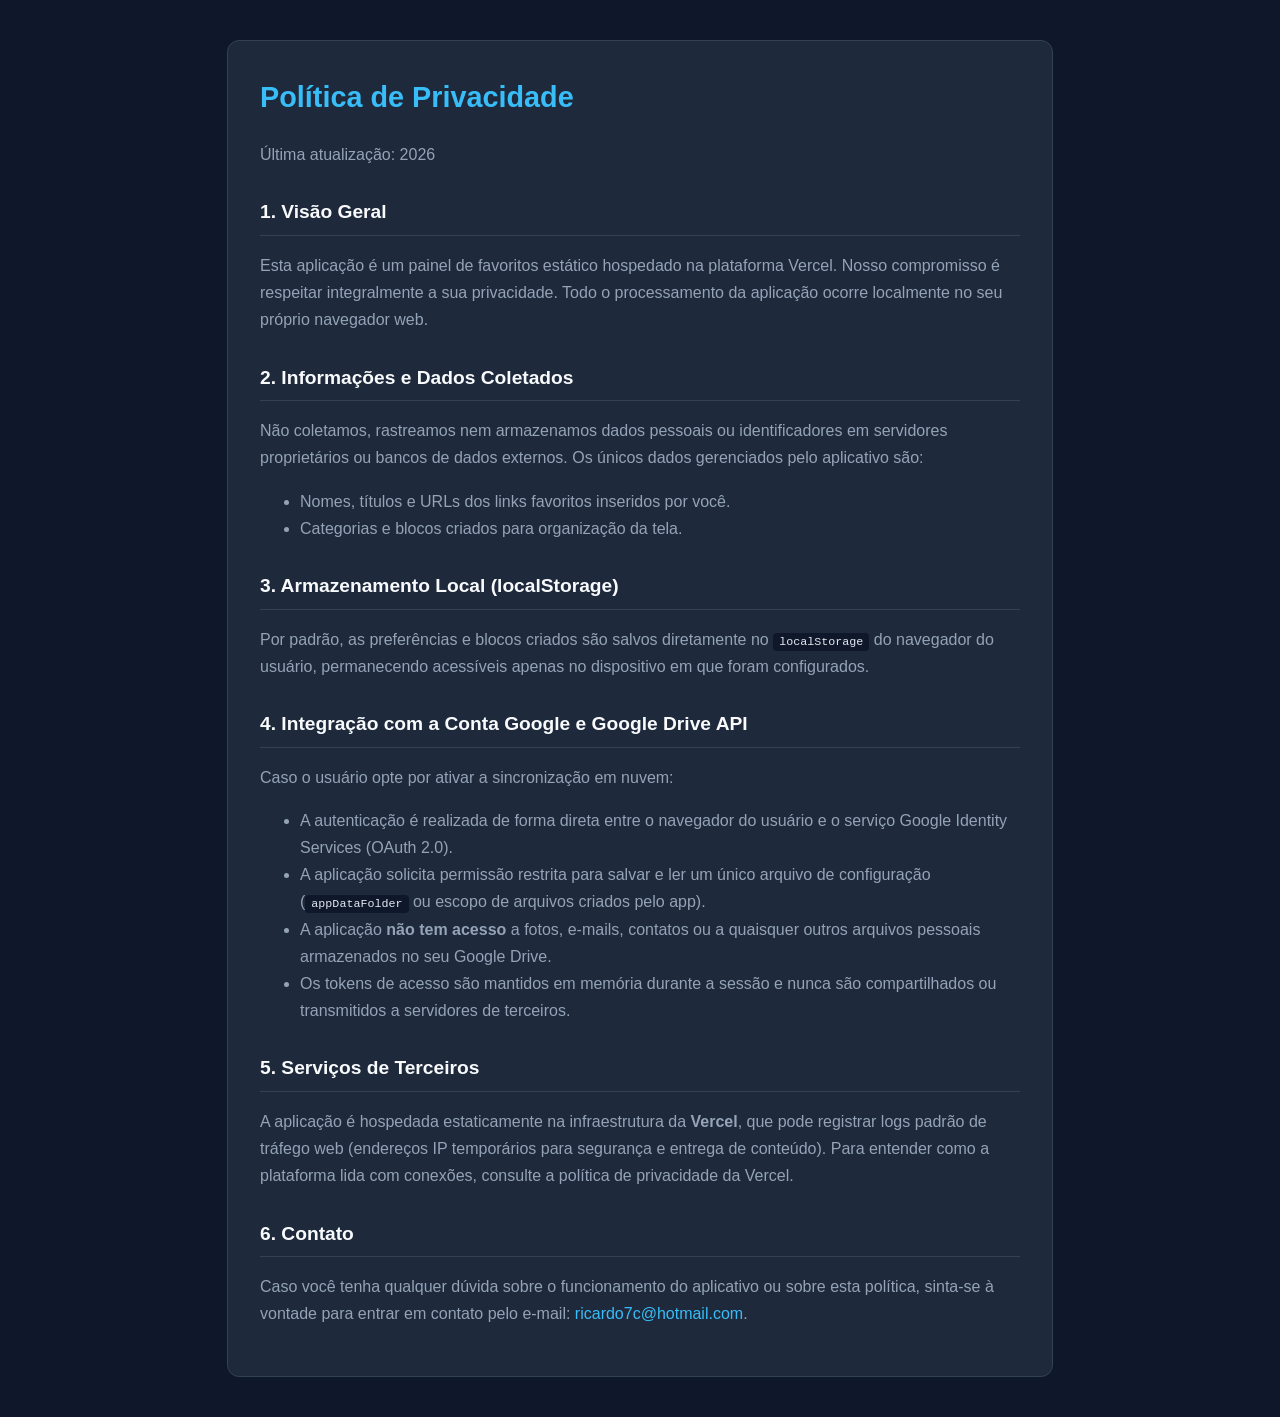
<file: privacidade.html>
<!DOCTYPE html>
<html lang="pt-BR">
<head>
  <meta charset="UTF-8">
  <meta name="viewport" content="width=device-width, initial-scale=1.0">
  <title>Política de Privacidade</title>
  <style>
    :root {
      --bg: #0f172a;
      --card-bg: #1e293b;
      --text: #f8fafc;
      --text-muted: #94a3b8;
      --primary: #38bdf8;
    }
    body {
      font-family: -apple-system, BlinkMacSystemFont, "Segoe UI", Roboto, Helvetica, Arial, sans-serif;
      background-color: var(--bg);
      color: var(--text);
      line-height: 1.7;
      margin: 0;
      padding: 40px 20px;
    }
    .container {
      max-width: 760px;
      margin: 0 auto;
      background-color: var(--card-bg);
      padding: 32px;
      border-radius: 12px;
      border: 1px solid #334155;
    }
    h1 {
      color: var(--primary);
      margin-top: 0;
      font-size: 1.8rem;
    }
    h2 {
      font-size: 1.2rem;
      margin-top: 28px;
      border-bottom: 1px solid #334155;
      padding-bottom: 6px;
    }
    p, li {
      color: var(--text-muted);
    }
    code {
      background: #0f172a;
      padding: 2px 6px;
      border-radius: 4px;
      color: #e2e8f0;
      font-size: 0.9em;
    }
    a {
      color: var(--primary);
      text-decoration: none;
    }
    a:hover {
      text-decoration: underline;
    }
  </style>
</head>
<body>
  <div class="container">
    <h1>Política de Privacidade</h1>
    <p>Última atualização: 2026</p>

    <h2>1. Visão Geral</h2>
    <p>Esta aplicação é um painel de favoritos estático hospedado na plataforma Vercel. Nosso compromisso é respeitar integralmente a sua privacidade. Todo o processamento da aplicação ocorre localmente no seu próprio navegador web.</p>

    <h2>2. Informações e Dados Coletados</h2>
    <p>Não coletamos, rastreamos nem armazenamos dados pessoais ou identificadores em servidores proprietários ou bancos de dados externos. Os únicos dados gerenciados pelo aplicativo são:</p>
    <ul>
      <li>Nomes, títulos e URLs dos links favoritos inseridos por você.</li>
      <li>Categorias e blocos criados para organização da tela.</li>
    </ul>

    <h2>3. Armazenamento Local (localStorage)</h2>
    <p>Por padrão, as preferências e blocos criados são salvos diretamente no <code>localStorage</code> do navegador do usuário, permanecendo acessíveis apenas no dispositivo em que foram configurados.</p>

    <h2>4. Integração com a Conta Google e Google Drive API</h2>
    <p>Caso o usuário opte por ativar a sincronização em nuvem:</p>
    <ul>
      <li>A autenticação é realizada de forma direta entre o navegador do usuário e o serviço Google Identity Services (OAuth 2.0).</li>
      <li>A aplicação solicita permissão restrita para salvar e ler um único arquivo de configuração (<code>appDataFolder</code> ou escopo de arquivos criados pelo app).</li>
      <li>A aplicação <strong>não tem acesso</strong> a fotos, e-mails, contatos ou a quaisquer outros arquivos pessoais armazenados no seu Google Drive.</li>
      <li>Os tokens de acesso são mantidos em memória durante a sessão e nunca são compartilhados ou transmitidos a servidores de terceiros.</li>
    </ul>

    <h2>5. Serviços de Terceiros</h2>
    <p>A aplicação é hospedada estaticamente na infraestrutura da <strong>Vercel</strong>, que pode registrar logs padrão de tráfego web (endereços IP temporários para segurança e entrega de conteúdo). Para entender como a plataforma lida com conexões, consulte a política de privacidade da Vercel.</p>

    <h2>6. Contato</h2>
    <p>Caso você tenha qualquer dúvida sobre o funcionamento do aplicativo ou sobre esta política, sinta-se à vontade para entrar em contato pelo e-mail: <a href="mailto:ricardo7c@hotmail.com">ricardo7c@hotmail.com</a>.</p>
  </div>
</body>
</html>
</file>
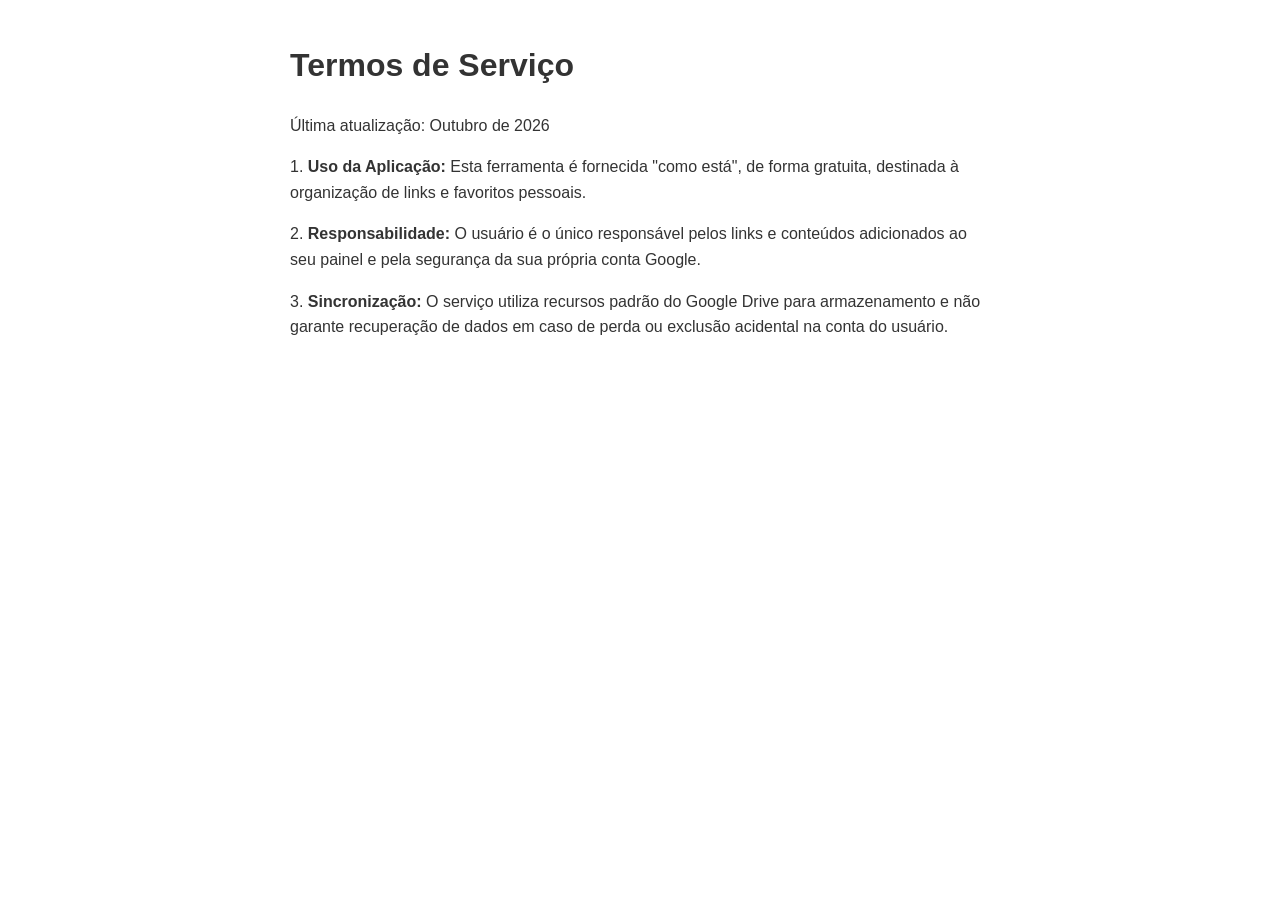
<file: termos.html>
<!DOCTYPE html>
<html lang="pt-BR">
<head>
  <meta charset="UTF-8">
  <title>Termos de Serviço</title>
  <style>
    body { font-family: sans-serif; max-width: 700px; margin: 40px auto; padding: 0 20px; line-height: 1.6; color: #333; }
  </style>
</head>
<body>
  <h1>Termos de Serviço</h1>
  <p>Última atualização: Outubro de 2026</p>
  <p>1. <strong>Uso da Aplicação:</strong> Esta ferramenta é fornecida "como está", de forma gratuita, destinada à organização de links e favoritos pessoais.</p>
  <p>2. <strong>Responsabilidade:</strong> O usuário é o único responsável pelos links e conteúdos adicionados ao seu painel e pela segurança da sua própria conta Google.</p>
  <p>3. <strong>Sincronização:</strong> O serviço utiliza recursos padrão do Google Drive para armazenamento e não garante recuperação de dados em caso de perda ou exclusão acidental na conta do usuário.</p>
</body>
</html>
</file>
